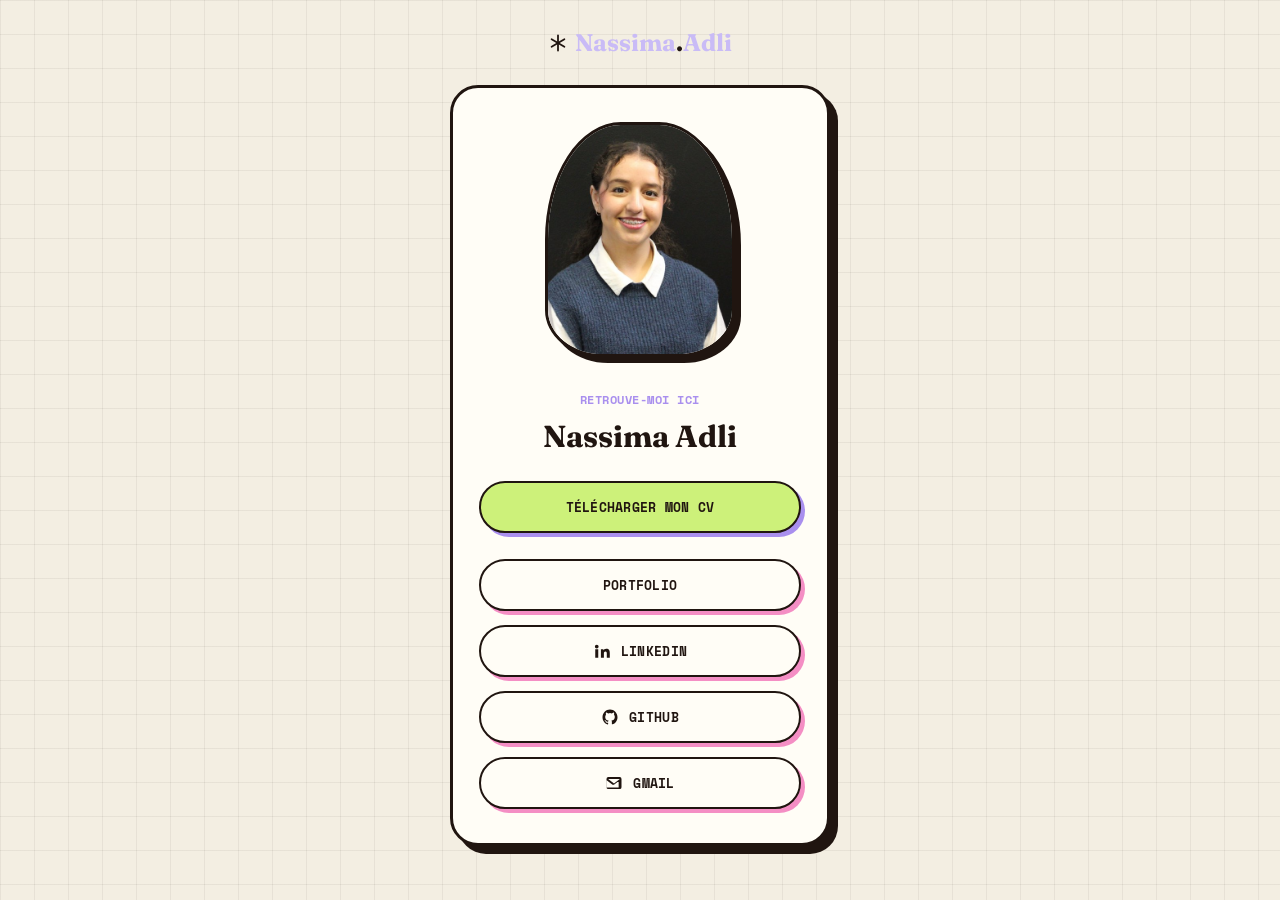
<file: index.html>
<!DOCTYPE html>
<html lang="fr">
<head>
  <meta charset="UTF-8" />
  <meta name="viewport" content="width=device-width, initial-scale=1.0" />
  <title>Carte digitale</title>
  <link rel="stylesheet" href="styles.css" />
</head>
<body>
  <a class="brand" id="brand" href="#" target="_blank" rel="noopener">
    <span class="brand__mark">
      <svg viewBox="0 0 24 24" fill="none" stroke="currentColor" stroke-width="2.4" stroke-linecap="round">
        <line x1="12" y1="2" x2="12" y2="22" />
        <line x1="3.5" y1="7" x2="20.5" y2="17" />
        <line x1="20.5" y1="7" x2="3.5" y2="17" />
      </svg>
    </span><span id="brand-name"></span>
  </a>

  <main class="card" id="card">
    <img class="card__photo" id="photo" src="" alt="Photo de profil" />
    <p class="card__label">Retrouve-moi ici</p>
    <h1 class="card__name" id="name"></h1>

    <a class="btn btn--primary" id="cv-btn" href="#" download>
      Télécharger mon CV
    </a>

    <div class="link-list" id="links"></div>
  </main>

  <script src="config.js"></script>
  <script>
    const cfg = window.CARD_CONFIG;
    const icons = window.CARD_ICONS || {};

    document.getElementById("photo").src = cfg.photo;
    document.getElementById("name").textContent = cfg.name;

    const brand = document.getElementById("brand");
    brand.href = cfg.portfolioUrl || "#";
    const [firstName, ...rest] = cfg.name.split(" ");
    document.getElementById("brand-name").innerHTML =
      `${firstName}<span class="brand__dot">.</span>${rest.join(" ")}`;

    const cvBtn = document.getElementById("cv-btn");
    cvBtn.href = cfg.cv;
    cvBtn.download = cfg.cvFileName || "cv.pdf";

    const links = document.getElementById("links");
    (cfg.links || []).forEach((link) => {
      const a = document.createElement("a");
      a.className = "btn link-item";
      a.href = link.href;
      if (link.href.startsWith("http")) {
        a.target = "_blank";
        a.rel = "noopener";
      }
      const iconSvg = link.icon && icons[link.icon] ? `<span class="link-item__icon">${icons[link.icon]}</span>` : "";
      a.innerHTML = `${iconSvg}<span>${link.label}</span>`;
      links.appendChild(a);
    });
  </script>
</body>
</html>
</file>
<file: styles.css>
@import url("https://fonts.googleapis.com/css2?family=Fraunces:opsz,wght@9..144,600;9..144,700&family=Poppins:wght@400;500&family=Space+Mono:wght@400;700&display=swap");

/*
  Design system repris tel quel du portfolio (portfolio-nassimaadli.vercel.app,
  repo Nassima203/portfolio-nassima/css/style.css) : mêmes variables de
  couleur, mêmes polices, mêmes styles de bouton/carte/ombre.
*/
:root {
  --cream: #f3eee2;
  --cream-dark: #eae1cc;
  --white: #fffdf6;
  --terracotta: #c9bbf6;
  --terracotta-dark: #a98fee;
  --pink: #fbbedd;
  --pink-dark: #f48ec4;
  --lime: #cdf17a;
  --lime-dark: #a9de45;
  --yellow: #f3d65e;
  --ink: #201510;
  --ink-soft: #6b5a4c;
  --border: #201510;
  --grid-line: rgba(32, 21, 16, 0.06);

  --font-serif: "Fraunces", "Georgia", serif;
  --font-sans: "Poppins", "Segoe UI", sans-serif;
  --font-mono: "Space Mono", "Courier New", monospace;

  --radius-lg: 28px;
  --radius-md: 16px;
}

* {
  box-sizing: border-box;
}

a {
  color: inherit;
  text-decoration: none;
}

body {
  margin: 0;
  min-height: 100vh;
  display: flex;
  flex-direction: column;
  align-items: center;
  padding: 28px 20px 48px;
  font-family: var(--font-sans);
  color: var(--ink);
  background:
    linear-gradient(var(--grid-line) 1px, transparent 1px),
    linear-gradient(90deg, var(--grid-line) 1px, transparent 1px),
    var(--cream);
  background-size: 34px 34px, 34px 34px, auto;
  overflow-x: hidden;
}

.brand {
  display: flex;
  align-items: center;
  gap: 8px;
  margin-bottom: 28px;
  font-family: var(--font-serif);
  font-size: 1.5rem;
  font-weight: 700;
  color: var(--terracotta);
  text-decoration: none;
}

.brand__mark {
  display: inline-flex;
  color: var(--ink);
  width: 18px;
  height: 18px;
  animation: spin-slow 6s linear infinite;
}

.brand__mark svg {
  width: 100%;
  height: 100%;
}

.brand__dot {
  color: var(--ink);
}

@keyframes spin-slow {
  from { transform: rotate(0deg); }
  to { transform: rotate(360deg); }
}

.card {
  background: var(--white);
  width: 100%;
  max-width: 380px;
  border-radius: var(--radius-lg);
  border: 3px solid var(--border);
  box-shadow: 8px 8px 0 var(--ink);
  padding: 34px 26px;
  text-align: center;
}

.card__photo {
  width: 190px;
  height: 235px;
  object-fit: cover;
  border: 3px solid var(--border);
  border-radius: 40% 40% 30% 30% / 50% 50% 20% 20%;
  box-shadow: 6px 6px 0 var(--ink);
  background: var(--yellow);
  margin-bottom: 26px;
}

.card__label {
  margin: 0 0 8px;
  font-family: var(--font-mono);
  font-size: 0.78rem;
  font-weight: 700;
  letter-spacing: 0.04em;
  text-transform: uppercase;
  color: var(--terracotta-dark);
}

.card__name {
  margin: 0 0 26px;
  font-family: var(--font-serif);
  font-size: 1.9rem;
  font-weight: 700;
  color: var(--ink);
}

.btn {
  display: flex;
  align-items: center;
  justify-content: center;
  gap: 10px;
  width: 100%;
  padding: 14px 24px;
  border-radius: 999px;
  font-family: var(--font-mono);
  font-weight: 700;
  font-size: 0.82rem;
  letter-spacing: 0.02em;
  text-transform: uppercase;
  border: 2.5px solid var(--border);
  text-decoration: none;
  cursor: pointer;
  transition: transform 0.15s ease, box-shadow 0.15s ease, background 0.15s ease, color 0.15s ease;
}

.btn--primary {
  background: var(--lime);
  color: var(--ink);
  box-shadow: 4px 4px 0 var(--terracotta-dark);
  margin-bottom: 26px;
}

.btn--primary:hover {
  transform: translate(-2px, -2px);
  box-shadow: 6px 6px 0 var(--terracotta-dark);
  background: var(--lime-dark);
}

.link-list {
  display: flex;
  flex-direction: column;
  gap: 14px;
}

.link-item {
  background: var(--white);
  color: var(--ink);
  box-shadow: 4px 4px 0 var(--pink-dark);
}

.link-item:hover {
  transform: translate(-2px, -2px);
  box-shadow: 6px 6px 0 var(--pink-dark);
  background: var(--ink);
  color: var(--cream);
}

.link-item__icon {
  display: inline-flex;
  width: 18px;
  height: 18px;
  flex-shrink: 0;
}

.link-item__icon svg {
  width: 100%;
  height: 100%;
  fill: currentColor;
}

.qr-page {
  display: flex;
  flex-direction: column;
  align-items: center;
  gap: 20px;
}

.qr-box {
  background: var(--white);
  padding: 18px;
  border-radius: var(--radius-md);
  border: 3px solid var(--border);
  box-shadow: 6px 6px 0 var(--ink);
}

.qr-hint {
  color: var(--ink-soft);
  font-family: var(--font-mono);
  font-size: 0.78rem;
  text-align: center;
  max-width: 320px;
  line-height: 1.6;
}
</file>
